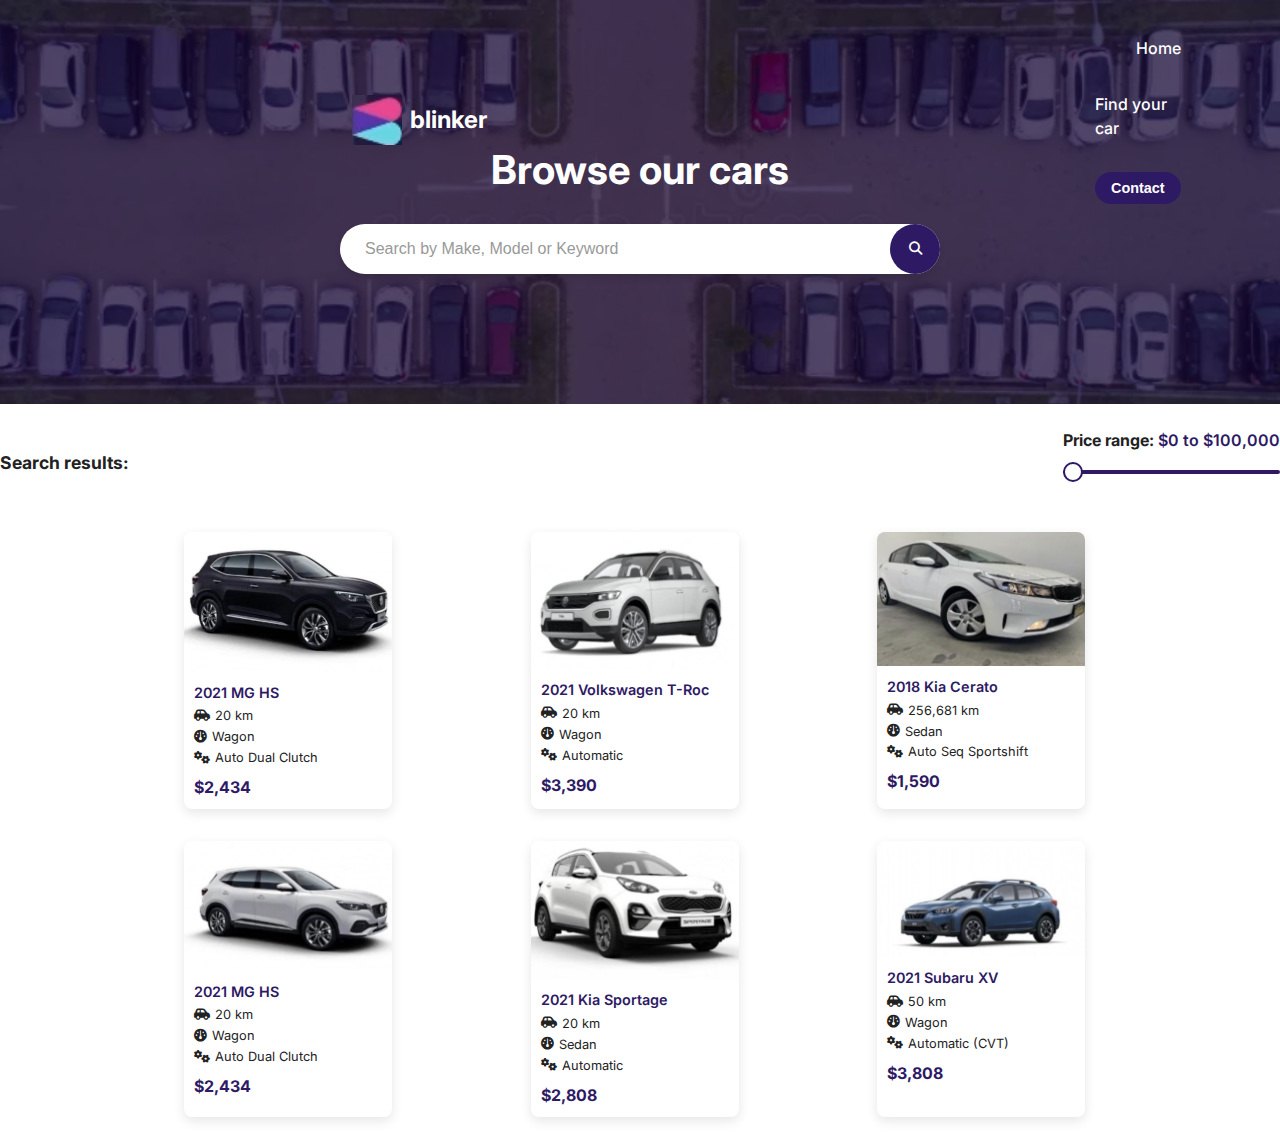
<file: Index Folder/index.html>
<!DOCTYPE html>
<html lang="en">
<head>
  <meta charset="UTF-8" />
  <meta name="viewport" content="width=device-width, initial-scale=1.0" />
  <title>Blinker - Browse Cars</title>
  <link rel="stylesheet" href="index.css" />
  <link rel="preconnect" href="https://fonts.googleapis.com">
  <link rel="preconnect" href="https://fonts.gstatic.com" crossorigin>
  <link rel="stylesheet" href="https://cdnjs.cloudflare.com/ajax/libs/font-awesome/6.5.0/css/all.min.css" />
  <link href="https://fonts.googleapis.com/css2?family=Inter:wght@400;600;700&display=swap" rel="stylesheet">
</head>
<body>
  <!-- Header -->
<header class="header">
  <div class="container header-inner">
    <div class="logo">
      <img src="assets/Screenshot 2025-06-24 145208.png" alt="Logo" class="logo-icon" />
      blinker
    </div>
    <nav>
      <a href="#">Home</a>
      <a href="#">Find your car</a>
      <button class="contact-btn">Contact</button>
    </nav>
  </div>
</header>

<!-- Hero -->
<section class="hero">
  <h1>Browse our cars</h1>
  <div class="search-bar">
    <input type="text" id="searchInput" placeholder="Search by Make, Model or Keyword" />
    <button id="searchBtn">
      <i class="fa-solid fa-magnifying-glass"></i>
    </button>
  </div>
</section>

  <!-- Filters -->
<section class="filters container">
  <p><strong>Search results: </strong></p>
  <div class="price-slider">
    <label for="priceRange">Price range: <span id="priceRangeValue">$0 to $100,000</span></label>
    <input type="range" id="priceRange" min="0" max="100000" value="0" />
  </div>
</section>

<!-- Car Grid -->
<section class="car-grid container" id="carGrid">

  <!-- 1. MG HS -->
<div class="car-card" data-price="2434">
  <div class="image-wrapper">
    <img src="assets/Screenshot 2025-06-24 140522.png" alt="2021 MG HS" />
    <div class="hover-overlay">More info →</div>
  </div>
  <div class="car-details">
    <h3>2021 MG HS</h3>
    <ul>
      <li><i class="fa-solid fa-car-side"></i> 20 km</li>
      <li><i class="fa-solid fa-gauge"></i> Wagon</li>
      <li><i class="fa-solid fa-gears"></i> Auto Dual Clutch</li>
    </ul>
    <p class="price">$2,434</p>
  </div>
</div>

<!-- 2. Volkswagen T-Roc -->
<div class="car-card" data-price="3390">
  <div class="image-wrapper">
    <img src="assets/Screenshot 2025-06-24 140502.png" alt="2016 Toyota Kluger" />
    <div class="hover-overlay">More info →</div>
  </div>
  <div class="car-details">
    <h3>2021 Volkswagen T-Roc</h3>
    <ul>
      <li><i class="fa-solid fa-car-side"></i> 20 km</li>
      <li><i class="fa-solid fa-gauge"></i> Wagon</li>
      <li><i class="fa-solid fa-gears"></i> Automatic</li>
    </ul>
    <p class="price">$3,390</p>
  </div>
</div>

<!-- 3. Kia Cerato -->
<div class="car-card" data-price="1590">
  <div class="image-wrapper">
    <img src="assets/Screenshot 2025-06-24 140514.png" alt="2012 Toyota Aurion" />
    <div class="hover-overlay">More info →</div>
  </div>
  <div class="car-details">
    <h3>2018 Kia Cerato</h3>
    <ul>
      <li><i class="fa-solid fa-car-side"></i> 256,681 km</li>
      <li><i class="fa-solid fa-gauge"></i> Sedan</li>
      <li><i class="fa-solid fa-gears"></i> Auto Seq Sportshift</li>
    </ul>
    <p class="price">$1,590</p>
  </div>
</div>

<!-- 4. Toyota RAV4 -->
<div class="car-card" data-price="2434">
  <div class="image-wrapper">
    <img src="assets/Screenshot 2025-06-24 140543.png" alt="2016 Toyota RAV4" />
    <div class="hover-overlay">More info →</div>
  </div>
  <div class="car-details">
    <h3>2021 MG HS</h3>
    <ul>
      <li><i class="fa-solid fa-car-side"></i> 20 km</li>
      <li><i class="fa-solid fa-gauge"></i> Wagon</li>
      <li><i class="fa-solid fa-gears"></i> Auto Dual Clutch</li>
    </ul>
    <p class="price">$2,434</p>
  </div>
</div>

<!-- 5. Toyota Camry -->
<div class="car-card" data-price="2808">
  <div class="image-wrapper">
    <img src="assets/Screenshot 2025-06-24 140610.png" alt="2012 Toyota Camry" />
    <div class="hover-overlay">More info →</div>
  </div>
  <div class="car-details">
    <h3>2021 Kia Sportage</h3>
    <ul>
      <li><i class="fa-solid fa-car-side"></i> 20 km</li>
      <li><i class="fa-solid fa-gauge"></i> Sedan</li>
      <li><i class="fa-solid fa-gears"></i> Automatic</li>
    </ul>
    <p class="price">$2,808</p>
  </div>
</div>

<!-- 6. Toyota Yaris -->
<div class="car-card" data-price="3008">
  <div class="image-wrapper">
    <img src="assets/Screenshot 2025-06-24 140634.png" alt="2013 Toyota Yaris" />
    <div class="hover-overlay">More info →</div>
  </div>
  <div class="car-details">
    <h3>2021 Subaru XV</h3>
    <ul>
      <li><i class="fa-solid fa-car-side"></i> 50 km</li>
      <li><i class="fa-solid fa-gauge"></i> Wagon</li>
      <li><i class="fa-solid fa-gears"></i> Automatic (CVT)</li>
    </ul>
    <p class="price">$3,808</p>
  </div>
</div>

<!-- 1. Mazda CX-5 -->
<div class="car-card" data-price="27990">
  <div class="image-wrapper">
    <img src="assets/Screenshot 2025-06-25 114633.png" alt="2022 Mazda CX-5" />
    <div class="hover-overlay">More info →</div>
  </div>
  <div class="car-details">
    <h3>2022 Mazda CX-5</h3>
    <ul>
      <li><i class="fa-solid fa-car-side"></i> 35,000 km</li>
      <li><i class="fa-solid fa-gauge"></i> SUV</li>
      <li><i class="fa-solid fa-gears"></i> Automatic</li>
    </ul>
    <p class="price">$27,990</p>
  </div>
</div>

<!-- 2. Hyundai Tucson -->
<div class="car-card" data-price="23450">
  <div class="image-wrapper">
    <img src="assets/Screenshot 2025-06-25 114652.png" alt="2019 Hyundai Tucson" />
    <div class="hover-overlay">More info →</div>
  </div>
  <div class="car-details">
    <h3>2019 Hyundai Tucson</h3>
    <ul>
      <li><i class="fa-solid fa-car-side"></i> 65,000 km</li>
      <li><i class="fa-solid fa-gauge"></i> SUV</li>
      <li><i class="fa-solid fa-gears"></i> Automatic</li>
    </ul>
    <p class="price">$23,450</p>
  </div>
</div>

<!-- 3. Honda CR-V -->
<div class="car-card" data-price="19990">
  <div class="image-wrapper">
    <img src="assets/Screenshot 2025-06-25 114718.png" alt="2017 Honda CR-V" />
    <div class="hover-overlay">More info →</div>
  </div>
  <div class="car-details">
    <h3>2017 Honda CR-V</h3>
    <ul>
      <li><i class="fa-solid fa-car-side"></i> 88,000 km</li>
      <li><i class="fa-solid fa-gauge"></i> SUV</li>
      <li><i class="fa-solid fa-gears"></i> CVT</li>
    </ul>
    <p class="price">$19,990</p>
  </div>
</div>

<!-- 4. Toyota Corolla -->
<div class="car-card" data-price="21300">
  <div class="image-wrapper">
    <img src="assets/Screenshot 2025-06-25 114747.png" alt="2020 Toyota Corolla" />
    <div class="hover-overlay">More info →</div>
  </div>
  <div class="car-details">
    <h3>2020 Toyota Corolla</h3>
    <ul>
      <li><i class="fa-solid fa-car-side"></i> 48,500 km</li>
      <li><i class="fa-solid fa-gauge"></i> Sedan</li>
      <li><i class="fa-solid fa-gears"></i> Automatic</li>
    </ul>
    <p class="price">$21,300</p>
  </div>
</div>

<!-- 5. Ford Escape -->
<div class="car-card" data-price="14950">
  <div class="image-wrapper">
    <img src="assets/Screenshot 2025-06-25 114833.png" alt="2016 Ford Escape" />
    <div class="hover-overlay">More info →</div>
  </div>
  <div class="car-details">
    <h3>2016 Ford Escape</h3>
    <ul>
      <li><i class="fa-solid fa-car-side"></i> 102,000 km</li>
      <li><i class="fa-solid fa-gauge"></i> SUV</li>
      <li><i class="fa-solid fa-gears"></i> Automatic</li>
    </ul>
    <p class="price">$14,950</p>
  </div>
</div>

<!-- 6. Kia Sportage -->
<div class="car-card" data-price="28100">
  <div class="image-wrapper">
    <img src="assets/Screenshot 2025-06-25 114843.png" alt="2021 Kia Sportage" />
    <div class="hover-overlay">More info →</div>
  </div>
  <div class="car-details">
    <h3>2021 Kia Sportage</h3>
    <ul>
      <li><i class="fa-solid fa-car-side"></i> 29,000 km</li>
      <li><i class="fa-solid fa-gauge"></i> SUV</li>
      <li><i class="fa-solid fa-gears"></i> Auto Sportshift</li>
    </ul>
    <p class="price">$28,100</p>
  </div>
</div>

<!-- 7. Nissan Qashqai -->
<div class="car-card" data-price="18600">
  <div class="image-wrapper">
    <img src="assets/Screenshot 2025-06-25 114855.png" alt="2018 Nissan Qashqai" />
    <div class="hover-overlay">More info →</div>
  </div>
  <div class="car-details">
    <h3>2018 Nissan Qashqai</h3>
    <ul>
      <li><i class="fa-solid fa-car-side"></i> 77,500 km</li>
      <li><i class="fa-solid fa-gauge"></i> Wagon</li>
      <li><i class="fa-solid fa-gears"></i> CVT</li>
    </ul>
    <p class="price">$18,600</p>
  </div>
</div>

<!-- 8. Subaru Forester -->
<div class="car-card" data-price="32450">
  <div class="image-wrapper">
    <img src="assets/Screenshot 2025-06-25 114916.png" alt="2022 Subaru Forester" />
    <div class="hover-overlay">More info →</div>
  </div>
  <div class="car-details">
    <h3>2022 Subaru Forester</h3>
    <ul>
      <li><i class="fa-solid fa-car-side"></i> 12,000 km</li>
      <li><i class="fa-solid fa-gauge"></i> SUV</li>
      <li><i class="fa-solid fa-gears"></i> CVT</li>
    </ul>
    <p class="price">$32,450</p>
  </div>
</div>

<!-- 9. Chevrolet Trax -->
<div class="car-card" data-price="11700">
  <div class="image-wrapper">
    <img src="assets/Screenshot 2025-06-25 114935.png" alt="2015 Chevrolet Trax" />
    <div class="hover-overlay">More info →</div>
  </div>
  <div class="car-details">
    <h3>2015 Chevrolet Trax</h3>
    <ul>
      <li><i class="fa-solid fa-car-side"></i> 112,000 km</li>
      <li><i class="fa-solid fa-gauge"></i> SUV</li>
      <li><i class="fa-solid fa-gears"></i> Automatic</li>
    </ul>
    <p class="price">$11,700</p>
  </div>
</div>

<!-- 10. Mitsubishi Outlander -->
<div class="car-card" data-price="24850">
  <div class="image-wrapper">
    <img src="assets/Screenshot 2025-06-25 115007.png" alt="2020 Mitsubishi Outlander" />
    <div class="hover-overlay">More info →</div>
  </div>
  <div class="car-details">
    <h3>2020 Mitsubishi Outlander</h3>
    <ul>
      <li><i class="fa-solid fa-car-side"></i> 52,000 km</li>
      <li><i class="fa-solid fa-gauge"></i> SUV</li>
      <li><i class="fa-solid fa-gears"></i> Automatic</li>
    </ul>
    <p class="price">$24,850</p>
  </div>
</div>

</section>

  <script src="index.js"></script>
</body>
</html>
</file>
<file: Index Folder/index.css>
/* Reset + Base Styles */
* {
  box-sizing: border-box;
  margin: 0;
  padding: 0;
}

body {
  font-family: 'Inter', sans-serif;
  background-color: #ffffff;
  color: #222;
  line-height: 1.5;
}

a {
  text-decoration: none;
  color: inherit;
}

/* Header */
.header {
  position: absolute;
  top: 0;
  left: 0;
  width: 100%;
  max-width: 100%;
  background: transparent;
  padding: 20px 40px;
  z-index: 3;
  display: flex;
  justify-content: space-between;
  align-items: center;
  flex-wrap: wrap; /* allows wrapping on small screens */
  box-sizing: border-box;
}

.header-inner {
  display: flex;
  justify-content: space-between; /* Logo left, nav right */
  align-items: center;
  padding: 1rem 0;
  gap: 38rem;
}


.header .logo {
  font-size: 1.5rem;
  font-weight: bold;
  display: flex;
  align-items: center;
  gap: 0.5rem;
}

.header nav {
  display: flex;
  flex-wrap: wrap;
  align-items: center;
  gap: 2rem;
  justify-content: flex-end; /* This ensures items within nav align right */
}

.header nav a {
  color: #fff;
  font-weight: 500;
}

.contact-btn {
  background-color: #2e1a64;
  color: #fff;
  padding: 8px 16px;
  border-radius: 999px;
  font-weight: 600;
  font-size: 0.9rem;
  max-width: 100%;
}


/* Hero Section */
.hero {
  background: url('assets/background.jpg') center/cover no-repeat;
  padding: 80px 40px 40px;
  text-align: center;
  color: white;
  position: relative;
}

.hero h1 {
  font-size: 2.5rem;
  margin-bottom: 1.5rem;
}

.search-bar {
  display: flex;
  justify-content: center;
  align-items: center;
  margin: 0 auto 50px;
  max-width: 600px;
  background-color: #f0f0f0; /* Lighter background for the search bar */
  border-radius: 50px;
  box-shadow: none; /* No shadow to match the image */
}

.search-bar input::placeholder {
  color: #999;
}

.search-bar input {
  flex-grow: 1;
  border: none;
  padding: 15px 25px;
  font-size: 16px;
  background: transparent;
  outline: none;
}

.search-bar button {
  background-color: #2e1a64;
  color: #fff;
  border: none;
  padding: 15px 25px;
  border-radius: 50%; /* Changed to a circle to match the image */
  width: 50px; /* Adjust width to make it a perfect circle */
  height: 50px; /* Adjust height to make it a perfect circle */
  cursor: pointer;
  display: flex;
  align-items: center;
  justify-content: center;
  margin-right: 5px; /* Add margin to separate from input */
  transition: background-color 0.3s ease;
}

.contact-btn {
  background-color: #5a28a0;
  color: #fff;
  border: none;
  padding: 10px 20px;
  border-radius: 50px;
  font-weight: 700;
  cursor: pointer;
  transition: background-color 0.3s ease;
}

/* Header */
.header {
  width: 100%;
  padding: 20px 40px;
  display: flex;
  justify-content: space-between;
  align-items: center;
}

.logo-btn {
  background: none;
  border: none;
  cursor: pointer;
  display: flex;
  align-items: center;
}

.logo-btn img {
  height: 30px;
}

.header .contact-link {
  font-weight: 500;
  color: #222;
}

/* Hero Section */
.hero {
  text-align: center;
  padding: 80px 20px 0;
}

.hero-title {
  font-size: 48px;
  font-weight: 700;
  color: #2e1a64;
  margin-bottom: 10px;
  max-width: 800px;
  margin-left: auto;
  margin-right: auto;
  line-height: 1.2;
}

.hero-subtitle {
  font-size: 16px;
  color: #555;
  font-weight: 600;
  letter-spacing: 2px;
  text-transform: uppercase;
  margin-top: 0;
  margin-bottom: 30px;
}

.search-bar {
  display: flex;
  justify-content: center;
  align-items: center;
  margin: 0 auto 50px;
  max-width: 600px;
  background-color: #fff;
  border-radius: 50px;
  box-shadow: 0 4px 6px rgba(0, 0, 0, 0.1);
}

.search-bar input {
  flex-grow: 1;
  border: none;
  padding: 15px 25px;
  font-size: 16px;
  background: transparent;
  outline: none;
  border-radius: 50px 0 0 50px; /* Rounded left side */
}

.search-bar input::placeholder {
  color: #999;
}

.search-bar button {
  background-color: #2e1a64; /* Purple search button */
  color: #fff;
  border: none;
  padding: 15px; /* Equal padding to make it circular */
  border-radius: 50%; /* Circular button */
  width: 50px; /* Explicit width for circular shape */
  height: 50px; /* Explicit height for circular shape */
  cursor: pointer;
  display: flex;
  align-items: center;
  justify-content: center;
  margin-right: 0px; /* No extra margin */
  transition: background-color 0.3s ease;
}

/* Hero Image */
.hero-image {
  width: 100%;
  max-width: 800px;
  margin-top: 20px;
  display: block;
  margin-left: auto;
  margin-right: auto;
}

.filters {
  display: flex;
  justify-content: space-between;
  align-items: flex-end;
  padding: 1.5rem 0;
  flex-wrap: wrap;
  gap: 1.5rem;
}

.filters p {
  font-size: 1.1rem;
}

.price-slider {
  display: flex;
  flex-direction: column;
  align-items: flex-start; /* aligns text and slider to same left edge */
  gap: 0.25rem;
}

.price-slider input {
  width: 200px;
  margin: 0; /* reset any unwanted offset */
}

/* Style the label text */
.price-slider label {
  font-weight: bold;
  display: block;
  margin-bottom: 4px;
  color: #222;
  
}

/* Style the value text inside the label */
#priceRangeValue {
  font-weight: 600;
  color: #2e1a64;
}

/* Car Grid */
.car-grid {
  display: grid;
  grid-template-columns: repeat(3, 1fr); /* 3 columns */
  gap: -30rem;
  row-gap: 2rem;
  padding: 1rem;
  padding-top: 2rem;
  padding-left: 9rem;
  max-width: 1200px;
  margin: 0 auto;
  justify-content: center;
}

@media (max-width: 900px) {
  .car-grid {
    grid-template-columns: repeat(2, 1fr); /* 2 columns */
  }
}

@media (max-width: 600px) {
  .car-grid {
    grid-template-columns: 1fr; /* Stack */
  }
}

/* Car Card */
.car-card {
  max-width: 60%; /* ↓ from original value */
  font-size: 0.85rem;
  border-radius: 8px;
  box-shadow: 0 4px 12px rgba(0,0,0,0.1);
  overflow: hidden;
  background: white;
  transition: transform 0.2s ease;
  cursor: pointer;
}

.car-card:hover {
  transform: translateY(-4px);
}

.image-wrapper {
  position: relative;
}

.image-wrapper img {
  width: 100%;
  height: auto;
  display: block;
  object-fit: contain;
  max-height: 150px; /* controls vertical space */
}

/* Base range style */
input[type="range"] {
  -webkit-appearance: none;
  width: 100%;
  height: 4px;
  background: #2e1a64;
  border-radius: 2px;
  outline: none;
  margin-top: 10px;
  margin-bottom: 2px;
  cursor: pointer;
}

/* WebKit thumb */
input[type="range"]::-webkit-slider-thumb {
  -webkit-appearance: none;
  height: 20px;
  width: 20px;
  background: white;
  border: 2px solid #2e1a64;
  border-radius: 50%;
  margin-top: -1px; /* aligns thumb vertically */
  cursor: pointer;
}

/* Firefox thumb */
input[type="range"]::-moz-range-thumb {
  height: 20px;
  width: 20px;
  background: white;
  border: 2px solid #2e1a64;
  border-radius: 50%;
  cursor: pointer;
}

/* Firefox track */
input[type="range"]::-moz-range-track {
  background: #2e1a64;
  height: 4px;
  border-radius: 2px;
}

.hover-overlay {
  position: absolute;
  top: 0;
  left: 0;
  width: 100%;
  height: 100%;
  background-color: white;
  color: #2e1a64;
  display: flex;
  align-items: center;
  justify-content: center;
  font-weight: 600;
  font-size: 1.50rem;
  opacity: 0;
  transition: opacity 0.3s ease;
}

.image-wrapper:hover .hover-overlay {
  opacity: 1;
}

/* Car Details */
.car-details {
  padding: 10px;
}

.car-details h3 {
  font-size: .90rem;
  font-weight: 600;
  color: #2e1a64;
  margin-bottom: 4px;
}

.car-details ul {
  font-size: 0.80rem;
  line-height: 1.4;
  margin-bottom: 8px;
}

.car-details .price {
  font-size: 1rem;
  font-weight: bold;
  color: #2e1a64;
}

.car-details ul li {
  display: flex;
  align-items: center;
  gap: 5px;
  margin-bottom: 3px;
}

.car-details ul li img {
  width: 16px;
  height: 16px;
}

.price {
  font-weight: bold;
  color: #2e1a64;
  font-size: 0.9rem;
}

/* Tinted Background for Full Hero Area */
/* First one */
.hero {
  background: url('assets/background.jpg') center/cover no-repeat;
  padding: 80px 40px 40px;
  text-align: center;
  color: white;
  position: relative;
}

/* Second one later in the file */
.hero {
  position: relative;
  background: url('assets/Screenshot 2025-06-24 142809.png') center/cover no-repeat;
  padding: 140px 40px 80px;
  color: white;
  text-align: center;
  z-index: 0;
}

.hero::before {
  content: "";
  position: absolute;
  inset: 0;
  background-color: rgba(19, 3, 47, 0.72); /* soft purple overlay */
  z-index: 1;
}

.hero h1,
.search-bar {
  position: relative;
  z-index: 1;
}

/* Remove hero background only on America page */
.america-page .hero {
  background: none;      /* removes background image */
}

.america-page .hero::before {
  content: none;         /* removes overlay if present */
}

.america-page .hero h1,
.america-page .search-bar {
  color: #222;           /* optional: change text color since hero is plain now */
}

/* Make header transparent so it blends into hero */
.header {
  position: absolute;
  top: 0;
  left: 0;
  width: 100%;
  z-index: 10;
  background: transparent;
  color: white;
  padding: 20px 140px;
  display: flex;
  justify-content: space-between;
  align-items: center;
  padding: -4rem -5rem;
  padding-left: 22rem;
}

.header nav a {
  color: white;
  text-decoration: none;
  font-weight: 500;
}

.header nav b {
  color: white;
  margin-left: 5rem;
}

.header nav c {
  color: white;
  margin-left: 5rem;
}

.contact-btn {
  background-color: #2e1a64;
  color: #fff;
  padding: 8px 16px;
  border: none;
  border-radius: 999px;
  font-weight: 600;
  cursor: pointer;
}

/* Styling for "Home" link - set to a lighter purple */
.header nav .home-link {
  color: #9370DB; /* This is a medium purple. Adjust as needed. */
  font-weight: 600;
  transition: color 0.3s ease;
}

/* Styling for "Find your car" link - set to a darker grey */
.header nav .find-car-link {
  color: #555; /* Dark grey */
  font-weight: 600;
  transition: color 0.3s ease;
}

.logo-btn {
  background: none;
  border: none;
  color: white;
  cursor: pointer;
  display: flex;
  align-items: center;
  font-size: 1.2rem;
  font-weight: 700;
  margin-left: 5rem;
}

.logo-btn img {
  margin-right: 0.5rem;
}
</file>
